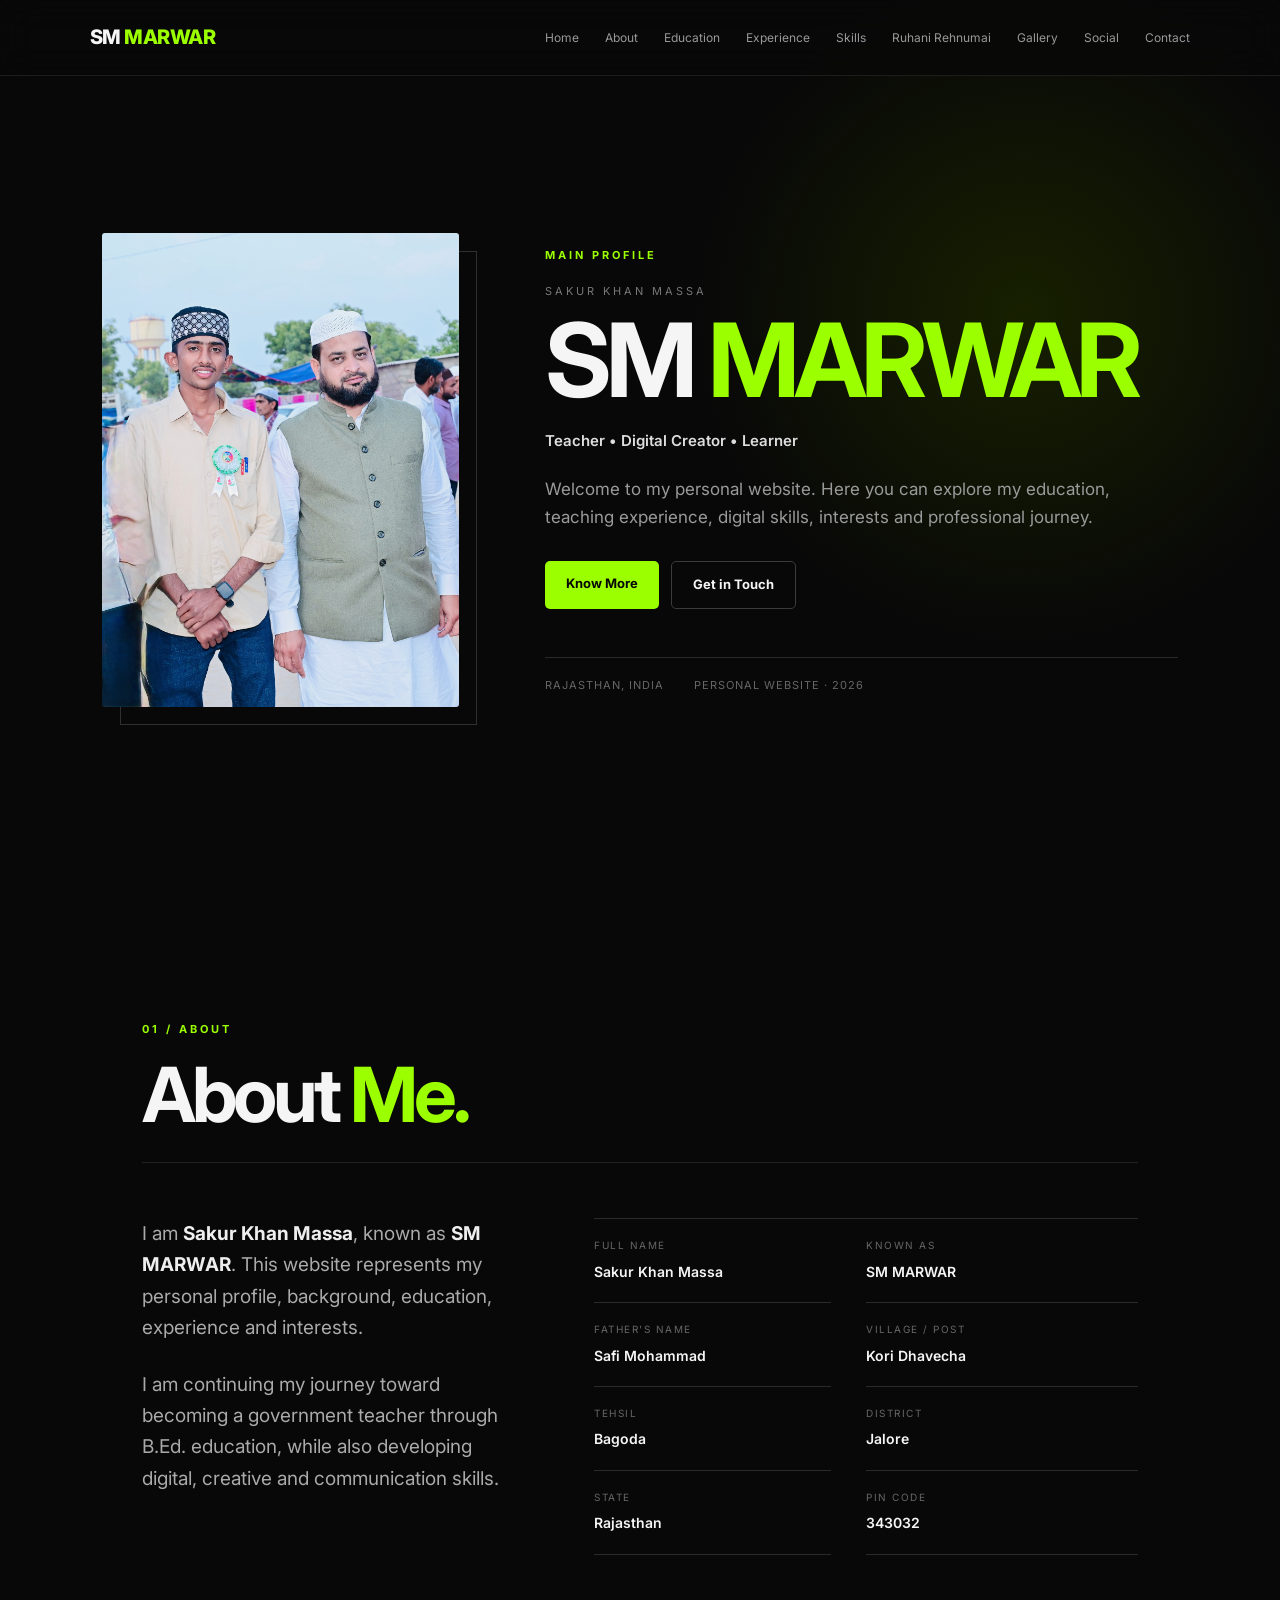
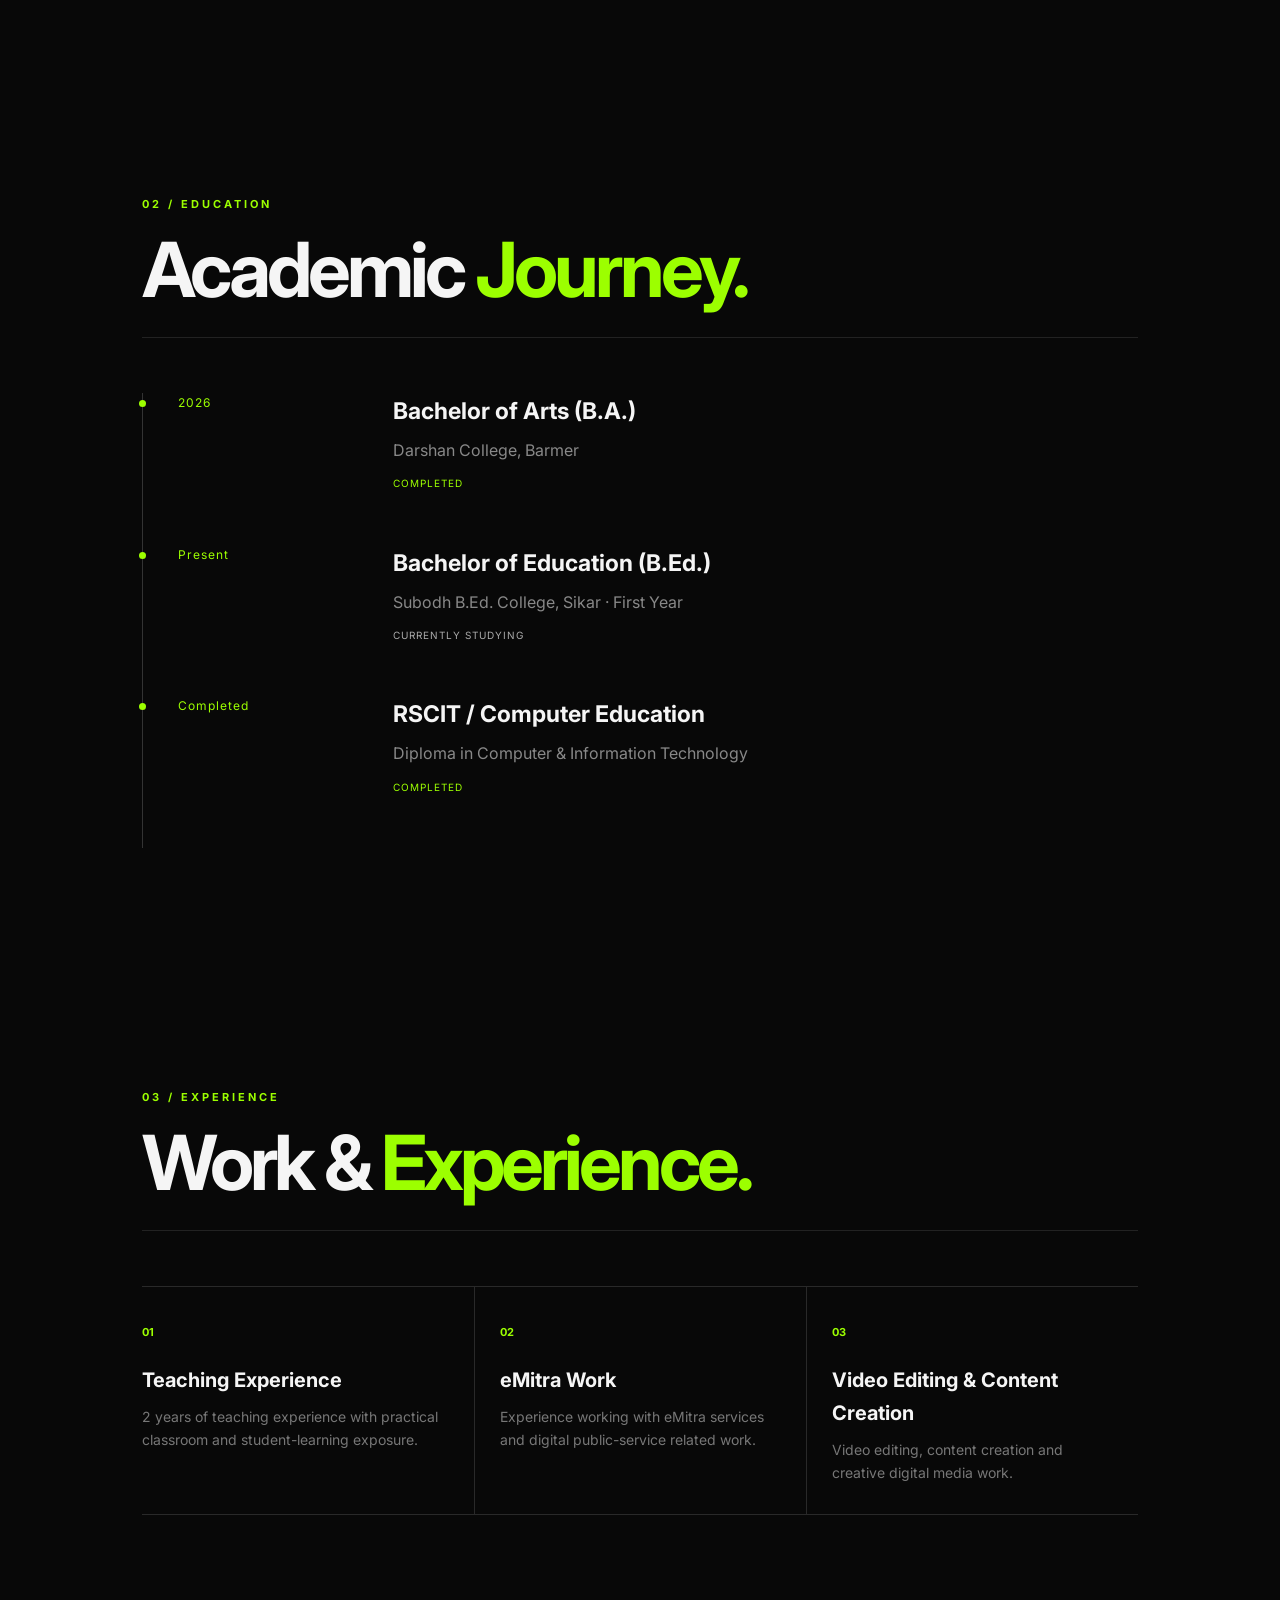
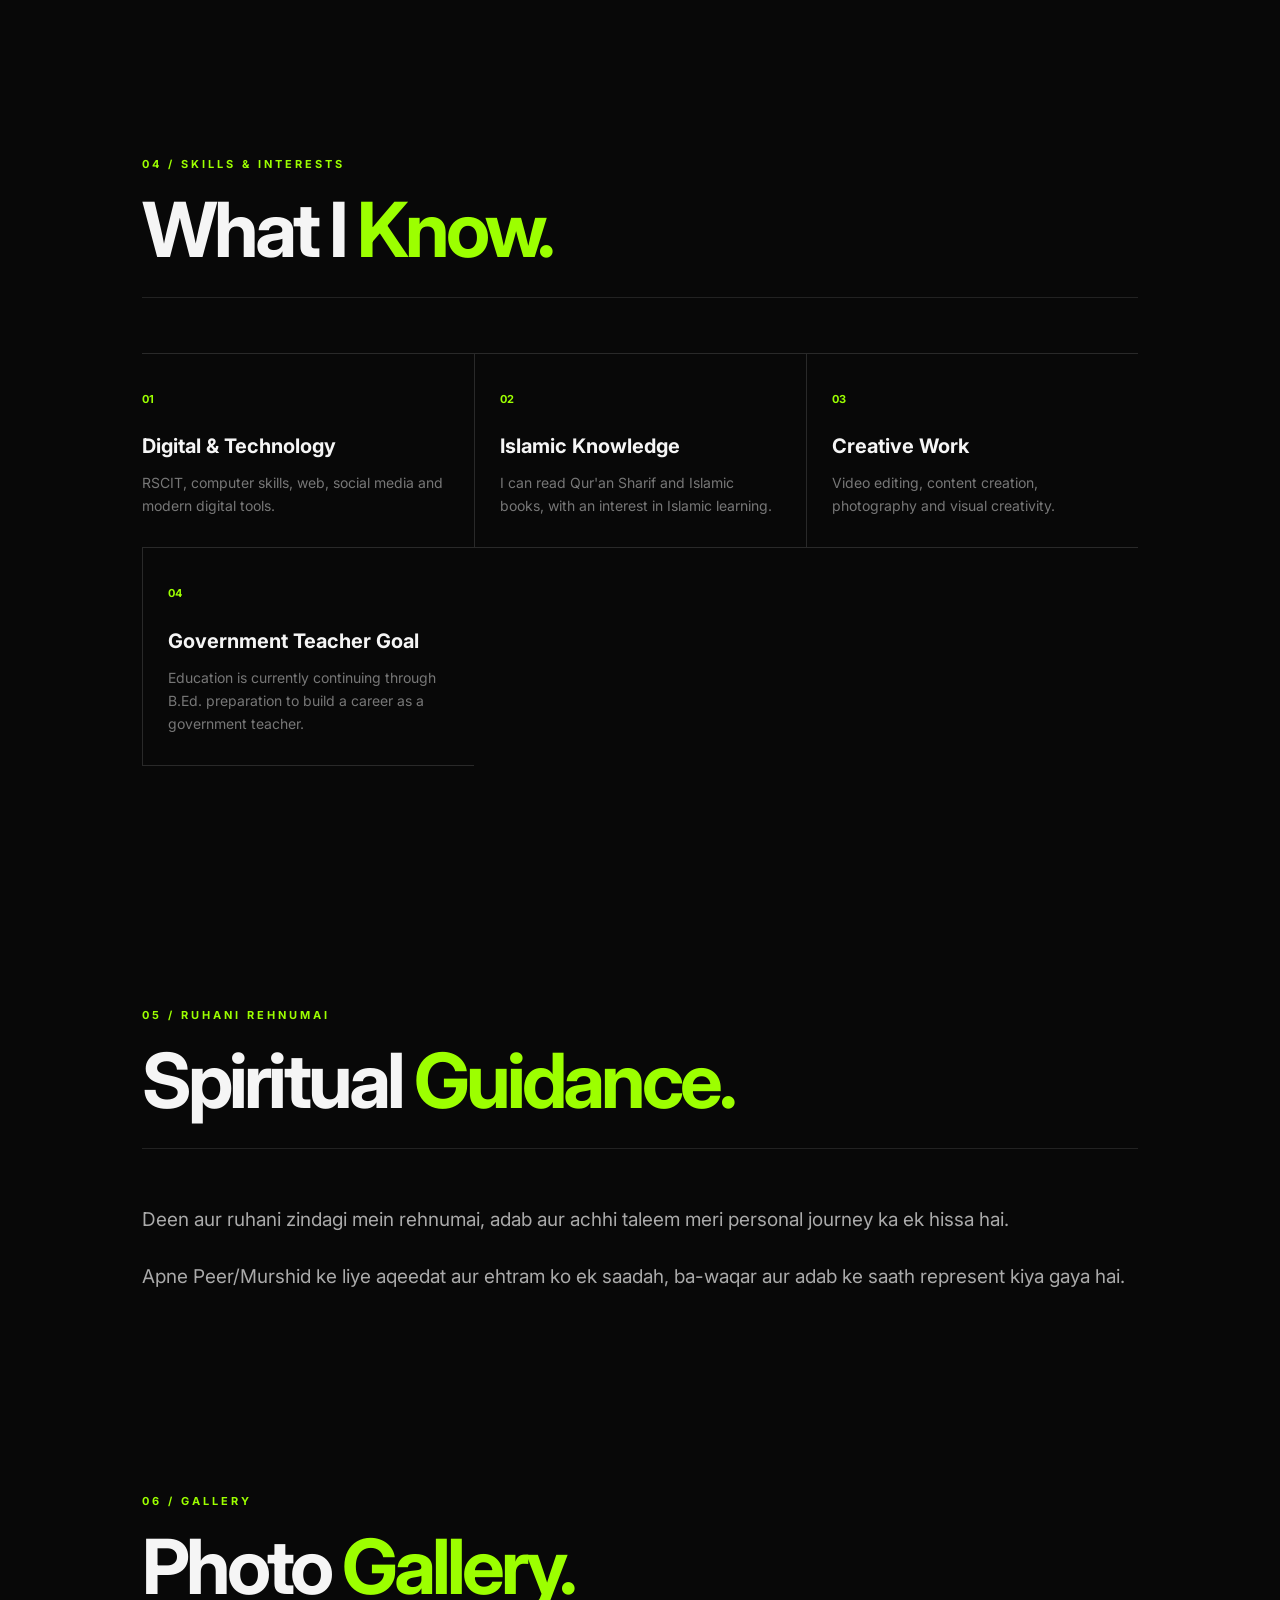
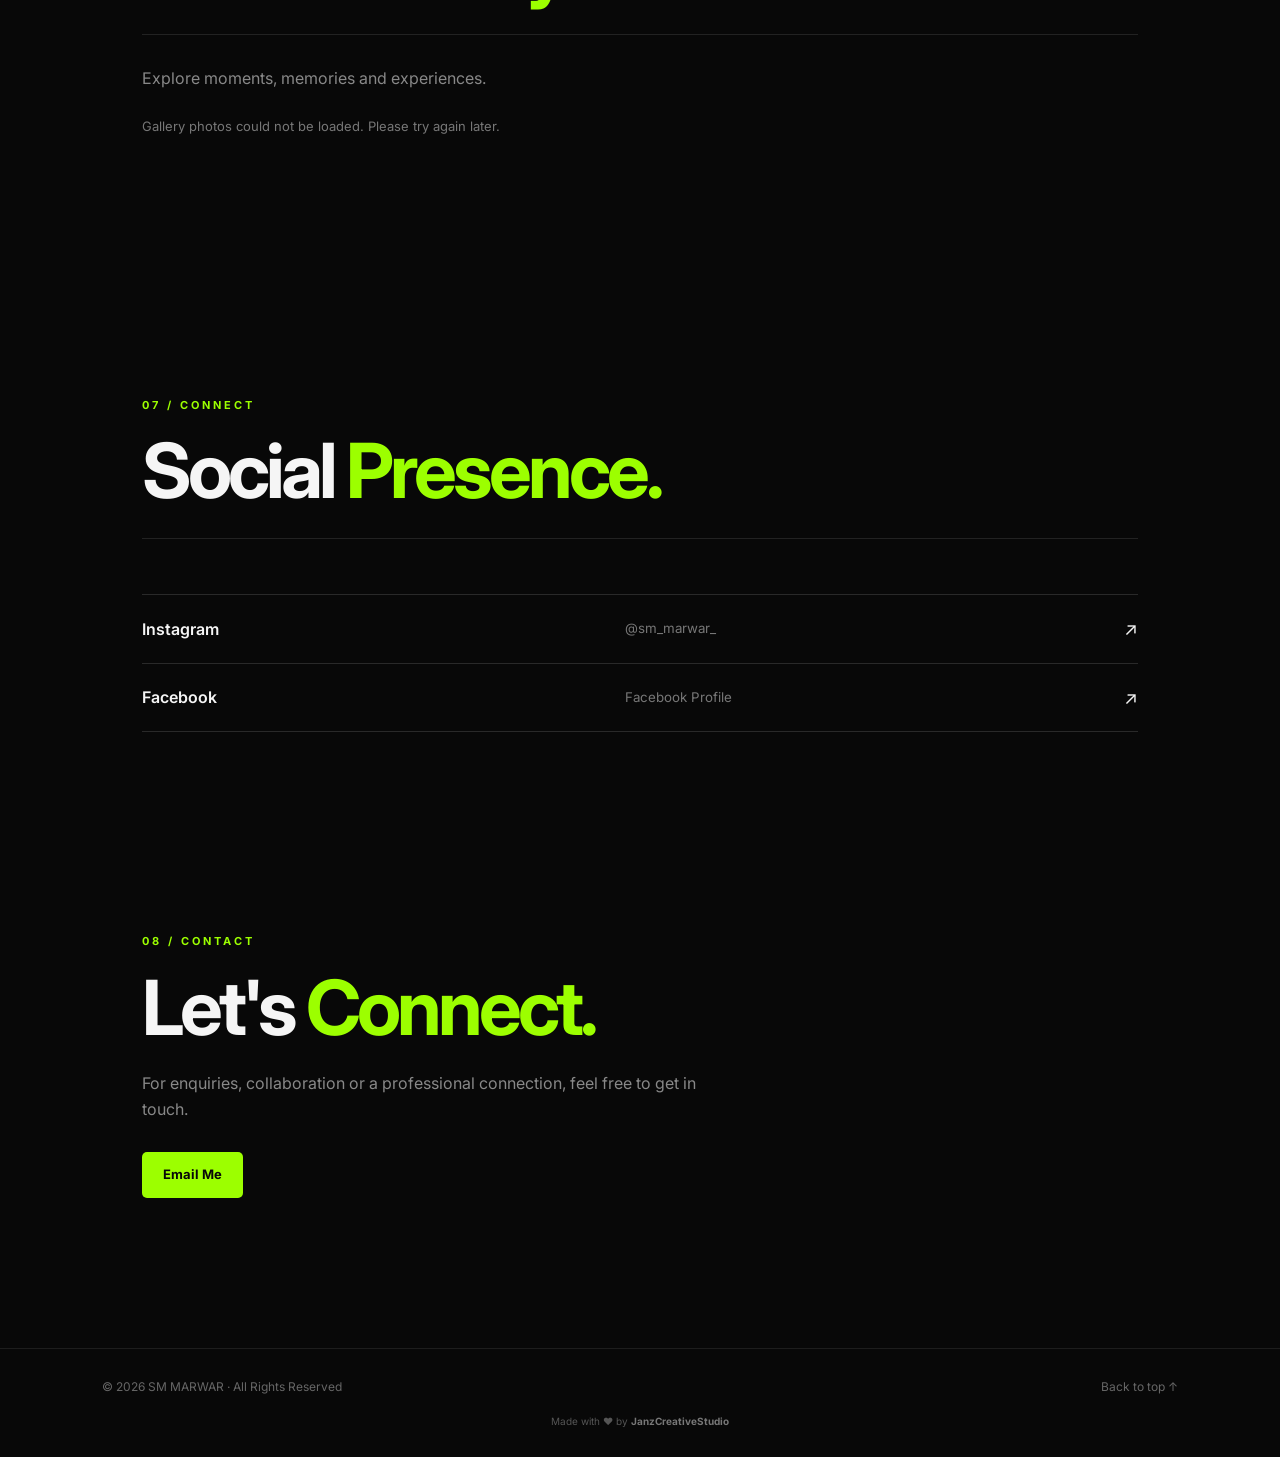
<file: index.html>
<!doctype html>
<html lang="en">
<head><meta charset="UTF-8"><meta name="viewport" content="width=device-width,initial-scale=1.0"><meta name="description" content="SM MARWAR — Sakur Khan Massa personal profile"><title>SM MARWAR | Sakur Khan Massa</title><link rel="preconnect" href="https://fonts.googleapis.com"><link rel="preconnect" href="https://fonts.gstatic.com" crossorigin><link href="https://fonts.googleapis.com/css2?family=Inter:wght@400;500;600;700;800&display=swap" rel="stylesheet"><link rel="stylesheet" href="style.css"></head>
<body>
<header class="nav"><a class="logo" href="#home">SM <span>MARWAR</span></a><button class="menu-btn" aria-label="Open menu" aria-expanded="false"><i></i><i></i><i></i></button><nav id="menu"><a href="#home">Home</a><a href="#about">About</a><a href="#education">Education</a><a href="#experience">Experience</a><a href="#skills">Skills</a><a href="#spiritual">Ruhani Rehnumai</a><a href="#gallery">Gallery</a><a href="#social">Social</a><a href="#contact">Contact</a></nav></header>
<main>
<section id="home" class="profile-hero"><div class="profile-photo-wrap"><img src="IMG_8051.JPG.jpeg" alt="SM MARWAR portrait" class="profile-photo"></div><div class="profile-copy"><p class="eyebrow">MAIN PROFILE</p><p class="profile-kicker">SAKUR KHAN MASSA</p><h1>SM <span>MARWAR</span></h1><p class="profile-role">Teacher • Digital Creator • Learner</p><p class="intro">Welcome to my personal website. Here you can explore my education, teaching experience, digital skills, interests and professional journey.</p><div class="actions"><a class="btn primary" href="#about">Know More</a><a class="btn ghost" href="#contact">Get in Touch</a></div><div class="profile-line"><span>Rajasthan, India</span><span>Personal Website · 2026</span></div></div></section>
<section id="about" class="section about"><div class="section-head"><p class="eyebrow">01 / ABOUT</p><h2>About <span>Me.</span></h2></div><div class="about-layout"><div class="about-text"><p>I am <strong>Sakur Khan Massa</strong>, known as <strong>SM MARWAR</strong>. This website represents my personal profile, background, education, experience and interests.</p><p>I am continuing my journey toward becoming a government teacher through B.Ed. education, while also developing digital, creative and communication skills.</p></div><div class="details"><div><span>Full Name</span><strong>Sakur Khan Massa</strong></div><div><span>Known As</span><strong>SM MARWAR</strong></div><div><span>Father's Name</span><strong>Safi Mohammad</strong></div><div><span>Village / Post</span><strong>Kori Dhavecha</strong></div><div><span>Tehsil</span><strong>Bagoda</strong></div><div><span>District</span><strong>Jalore</strong></div><div><span>State</span><strong>Rajasthan</strong></div><div><span>PIN Code</span><strong>343032</strong></div></div></div></section>
<section id="education" class="section education"><div class="section-head"><p class="eyebrow">02 / EDUCATION</p><h2>Academic <span>Journey.</span></h2></div><div class="education-list"><article><div class="year">2026</div><div><h3>Bachelor of Arts (B.A.)</h3><p>Darshan College, Barmer</p><span class="status done">Completed</span></div></article><article><div class="year">Present</div><div><h3>Bachelor of Education (B.Ed.)</h3><p>Subodh B.Ed. College, Sikar · First Year</p><span class="status current">Currently Studying</span></div></article><article><div class="year">Completed</div><div><h3>RSCIT / Computer Education</h3><p>Diploma in Computer &amp; Information Technology</p><span class="status done">Completed</span></div></article></div></section>
<section id="experience" class="section"><div class="section-head"><p class="eyebrow">03 / EXPERIENCE</p><h2>Work &amp; <span>Experience.</span></h2></div><div class="simple-grid"><div><b>01</b><h3>Teaching Experience</h3><p>2 years of teaching experience with practical classroom and student-learning exposure.</p></div><div><b>02</b><h3>eMitra Work</h3><p>Experience working with eMitra services and digital public-service related work.</p></div><div><b>03</b><h3>Video Editing &amp; Content Creation</h3><p>Video editing, content creation and creative digital media work.</p></div></div></section>
<section id="skills" class="section"><div class="section-head"><p class="eyebrow">04 / SKILLS &amp; INTERESTS</p><h2>What I <span>Know.</span></h2></div><div class="simple-grid"><div><b>01</b><h3>Digital &amp; Technology</h3><p>RSCIT, computer skills, web, social media and modern digital tools.</p></div><div><b>02</b><h3>Islamic Knowledge</h3><p>I can read Qur'an Sharif and Islamic books, with an interest in Islamic learning.</p></div><div><b>03</b><h3>Creative Work</h3><p>Video editing, content creation, photography and visual creativity.</p></div><div><b>04</b><h3>Government Teacher Goal</h3><p>Education is currently continuing through B.Ed. preparation to build a career as a government teacher.</p></div></div></section>
<section id="spiritual" class="section"><div class="section-head"><p class="eyebrow">05 / RUHANI REHNUMAI</p><h2>Spiritual <span>Guidance.</span></h2></div><div class="about-text"><p>Deen aur ruhani zindagi mein rehnumai, adab aur achhi taleem meri personal journey ka ek hissa hai.</p><p>Apne Peer/Murshid ke liye aqeedat aur ehtram ko ek saadah, ba-waqar aur adab ke saath represent kiya gaya hai.</p></div></section>
<section id="gallery" class="section gallery-section">
<div class="section-head"><p class="eyebrow">06 / GALLERY</p><h2>Photo <span>Gallery.</span></h2></div>
<p class="gallery-intro">Explore moments, memories and experiences.</p>
<p id="gallery-status" class="gallery-status" role="status">Loading photos…</p>
<div id="gallery-grid" class="gallery-grid" aria-live="polite"></div>
</section>
<div id="image-viewer" class="image-viewer" aria-hidden="true">
<button class="viewer-close" type="button" aria-label="Close image">×</button>
<img id="viewer-image" alt="Selected gallery photo">
</div>
<section id="social" class="section social-section"><div class="section-head"><p class="eyebrow">07 / CONNECT</p><h2>Social <span>Presence.</span></h2></div><div class="social-list"><a href="https://www.instagram.com/sm_marwar_/?xtok=ZDFnd2xrZTRsdDMw" target="_blank" rel="noopener noreferrer"><span>Instagram</span><small>@sm_marwar_</small><b>↗</b></a><a href="https://facebook.com/share/19irETdjfN" target="_blank" rel="noopener noreferrer"><span>Facebook</span><small>Facebook Profile</small><b>↗</b></a></div></section>
<section id="contact" class="section contact"><p class="eyebrow">08 / CONTACT</p><h2>Let's <span>Connect.</span></h2><p>For enquiries, collaboration or a professional connection, feel free to get in touch.</p><div class="actions"><a class="btn primary" href="mailto:shkurshindi@gmail.com">Email Me</a></div></section>
</main><footer><span>© 2026 SM MARWAR · All Rights Reserved</span><a href="#home">Back to top ↑</a><small>Made with ❤️ by <strong>JanzCreativeStudio</strong></small></footer><script src="script.js"></script>
<script>
document.querySelectorAll('.profile-photo-wrap img').forEach(function(img){
  const base = img.getAttribute('src').split('.').slice(0, -1).join('.');
  const extensions = ['png','jpg','jpeg','webp','gif','JPG','JPEG'];
  let attempt = 0;
  img.onerror = function(){
    if (attempt < extensions.length) {
      img.src = base + '.' + extensions[attempt++];
    } else {
      img.style.display = 'none';
      img.parentElement.classList.add('empty');
    }
  };
});
</script><script>
(() => {
 const owner="smmarwar",repo="smmarwar",folder="gallery/photos";
 const grid=document.getElementById("gallery-grid"),status=document.getElementById("gallery-status");
 const viewer=document.getElementById("image-viewer"),viewerImage=document.getElementById("viewer-image");
 const close=()=>{viewer.classList.remove("open");viewer.setAttribute("aria-hidden","true");viewerImage.src="";document.body.classList.remove("viewer-open");};
 document.querySelector(".viewer-close").addEventListener("click",close);
 viewer.addEventListener("click",e=>{if(e.target===viewer)close();});
 document.addEventListener("keydown",e=>{if(e.key==="Escape")close();});
 fetch(`https://api.github.com/repos/${owner}/${repo}/contents/${folder}`,{headers:{Accept:"application/vnd.github+json"}})
 .then(r=>{if(!r.ok)throw new Error("Gallery folder not available");return r.json();})
 .then(files=>{
  const photos=files.filter(f=>f.type==="file"&&/\.(jpe?g|png|webp|gif|avif)$/i.test(f.name)).sort((a,b)=>a.name.localeCompare(b.name,undefined,{numeric:true}));
  status.textContent=photos.length?photos.length+" photos":"Photos will appear here after you upload them.";
  photos.forEach(file=>{
   const figure=document.createElement("figure");figure.className="gallery-item";
   const img=document.createElement("img");img.src=file.download_url;img.alt="SM MARWAR gallery photo";img.loading="lazy";img.decoding="async";
   img.addEventListener("click",()=>{viewerImage.src=img.src;viewer.classList.add("open");viewer.setAttribute("aria-hidden","false");document.body.classList.add("viewer-open");});
   figure.append(img);grid.append(figure);
  });
 })
 .catch(()=>{status.textContent="Gallery photos could not be loaded. Please try again later.";});
})();
</script></body></html>
</file>
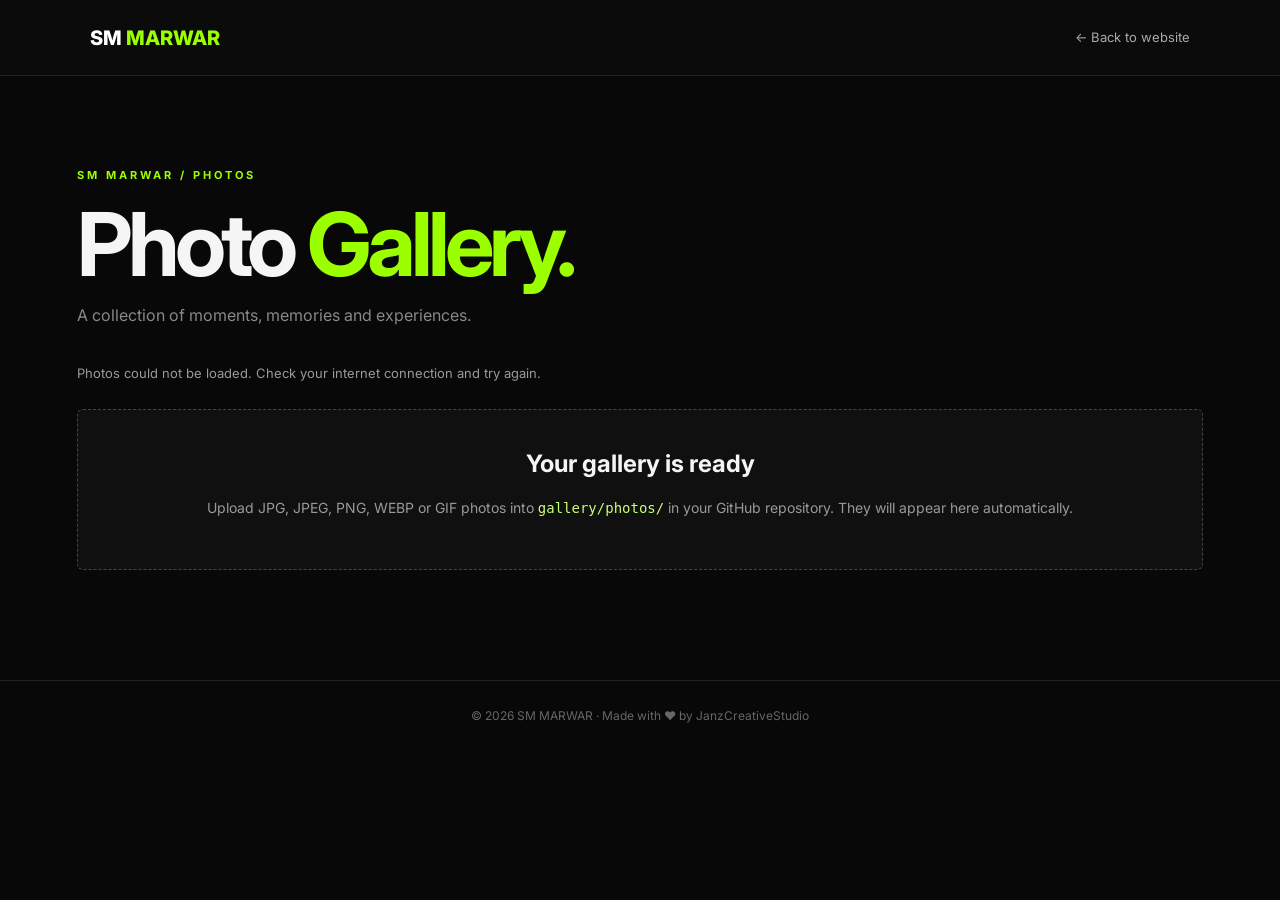
<file: gallery.html>
<!doctype html>
<html lang="en">
<head>
<meta charset="UTF-8">
<meta name="viewport" content="width=device-width, initial-scale=1">
<meta name="description" content="SM MARWAR photo gallery">
<title>Photo Gallery | SM MARWAR</title>
<link rel="preconnect" href="https://fonts.googleapis.com">
<link href="https://fonts.googleapis.com/css2?family=Inter:wght@400;500;600;700;800&display=swap" rel="stylesheet">
<style>
*{box-sizing:border-box}html{background:#080808;color:#f5f5f5}body{margin:0;font-family:Inter,system-ui,sans-serif;line-height:1.6}.topbar{height:76px;padding:0 7%;display:flex;align-items:center;justify-content:space-between;border-bottom:1px solid #222;background:#0b0b0b}.brand{font-weight:800;font-size:20px;color:#fff;text-decoration:none}.brand span,h1 span{color:#9cff00}.back{color:#aaa;text-decoration:none;font-size:13px}.back:hover{color:#9cff00}.wrap{max-width:1320px;margin:auto;padding:80px 6% 110px}.eyebrow{font-size:11px;letter-spacing:3px;color:#9cff00;font-weight:700}h1{font-size:clamp(48px,8vw,88px);line-height:1;margin:15px 0;letter-spacing:-5px}.intro{color:#888;margin:0 0 35px}.status{font-size:13px;color:#999;margin:25px 0}.gallery{columns:3 260px;column-gap:16px}.photo{break-inside:avoid;margin:0 0 16px;background:#111;border:1px solid #242424;border-radius:5px;overflow:hidden}.photo img{display:block;width:100%;height:auto;object-fit:contain;transition:transform .35s ease}.photo:hover img{transform:scale(1.015)}.photo figcaption{padding:9px 12px;color:#777;font-size:11px;overflow-wrap:anywhere}.empty{padding:35px 24px;border:1px dashed #444;text-align:center;background:#101010;border-radius:6px}.empty h2{margin:0 0 8px}.empty p{color:#999;font-size:14px}.empty code{color:#c7ff77}footer{text-align:center;border-top:1px solid #222;padding:25px;color:#666;font-size:12px}@media(max-width:600px){.topbar{padding:0 5%}.wrap{padding:60px 5% 80px}h1{letter-spacing:-3px}.gallery{columns:2 145px;column-gap:10px}.photo{margin-bottom:10px}}
</style>
</head>
<body>
<header class="topbar"><a class="brand" href="index.html">SM <span>MARWAR</span></a><a class="back" href="index.html">← Back to website</a></header>
<main class="wrap">
<p class="eyebrow">SM MARWAR / PHOTOS</p><h1>Photo <span>Gallery.</span></h1>
<p class="intro">A collection of moments, memories and experiences.</p>
<p id="status" class="status" role="status">Loading photos…</p>
<div id="gallery" class="gallery" aria-live="polite"></div>
<div id="empty" class="empty" hidden><h2>Your gallery is ready</h2><p>Upload JPG, JPEG, PNG, WEBP or GIF photos into <code>gallery/photos/</code> in your GitHub repository. They will appear here automatically.</p></div>
</main>
<footer>© 2026 SM MARWAR · Made with ❤️ by JanzCreativeStudio</footer>
<script>
(() => {
 const owner="smmarwar", repo="smmarwar", folder="gallery/photos";
 const gallery=document.getElementById("gallery"), status=document.getElementById("status"), empty=document.getElementById("empty");
 const allowed=/\.(jpe?g|png|webp|gif|avif)$/i;
 fetch(`https://api.github.com/repos/${owner}/${repo}/contents/${folder}`,{headers:{Accept:"application/vnd.github+json"}})
 .then(response=>{if(!response.ok)throw new Error("Could not read photo folder");return response.json()})
 .then(files=>{
  const photos=files.filter(file=>file.type==="file"&&allowed.test(file.name)).sort((a,b)=>a.name.localeCompare(b.name,undefined,{numeric:true}));
  status.textContent=photos.length?photos.length+" photo(s)":"";
  empty.hidden=photos.length>0;
  photos.forEach(file=>{
   const figure=document.createElement("figure");figure.className="photo";
   const img=document.createElement("img");img.src=file.download_url;img.alt=file.name.replace(/\.[^.]+$/,"").replace(/[-_]/g," ");img.loading="lazy";img.decoding="async";
   const caption=document.createElement("figcaption");caption.textContent=img.alt;
   figure.append(img,caption);gallery.append(figure);
  });
 })
 .catch(()=>{status.textContent="Photos could not be loaded. Check your internet connection and try again.";empty.hidden=false;});
})();
</script>
</body>
</html>
</file>
<file: style.css>
*{box-sizing:border-box;margin:0;padding:0}html{scroll-behavior:smooth}body{font-family:Inter,system-ui,sans-serif;background:#080808;color:#f5f5f5;line-height:1.65}a{color:inherit;text-decoration:none}img{display:block;max-width:100%}.nav{position:fixed;z-index:20;top:0;left:0;right:0;height:76px;padding:0 7%;display:flex;align-items:center;justify-content:space-between;background:rgba(8,8,8,.88);backdrop-filter:blur(18px);border-bottom:1px solid #1d1d1d}.logo{font-size:20px;font-weight:800;letter-spacing:-.5px}.logo span,h1 span,h2 span{color:#9cff00}.nav nav{display:flex;gap:26px;font-size:12px;color:#999}.nav nav a{transition:.2s}.nav nav a:hover{color:#9cff00}.menu-btn{display:none;background:none;border:0;width:42px;padding:8px;cursor:pointer}.menu-btn i{display:block;height:2px;background:#fff;margin:5px 0}.profile-hero{min-height:100vh;padding:130px 8% 90px;display:grid;grid-template-columns:minmax(300px,.72fr) 1.28fr;align-items:center;gap:8%;background:radial-gradient(circle at 80% 35%,#172000 0,transparent 28%)}.profile-photo-wrap{width:min(430px,100%);justify-self:center;position:relative}.profile-photo-wrap:after{content:"";position:absolute;inset:18px -18px -18px 18px;border:1px solid #303030;z-index:-1}.profile-photo{width:100%;aspect-ratio:3/4;object-fit:cover;object-position:center 20%;filter:saturate(.92);border-radius:3px}.profile-copy{max-width:720px}.eyebrow{font-size:11px;letter-spacing:3px;color:#9cff00;font-weight:700;margin-bottom:18px}.profile-kicker{font-size:11px;letter-spacing:3px;color:#777;margin-bottom:14px}.profile-hero h1{font-size:clamp(58px,8vw,112px);line-height:.9;letter-spacing:-6px}.profile-role{margin-top:22px;color:#ddd;font-size:15px;font-weight:600}.intro{max-width:650px;margin:22px 0 30px;color:#9a9a9a;font-size:17px}.intro strong{color:#ddd}.actions{display:flex;gap:12px;flex-wrap:wrap}.btn{padding:12px 21px;border-radius:5px;font-size:13px;font-weight:700}.primary{background:#9cff00;color:#080808}.ghost{border:1px solid #3b3b3b}.ghost:hover{border-color:#9cff00;color:#9cff00}.profile-line{display:flex;gap:30px;margin-top:48px;padding-top:18px;border-top:1px solid #292929;color:#666;font-size:11px;letter-spacing:1px;text-transform:uppercase}.section{max-width:1200px;margin:auto;padding:120px 8%}.section-head{border-bottom:1px solid #222;padding-bottom:30px;margin-bottom:55px}.section h2{font-size:clamp(42px,6vw,76px);line-height:1;letter-spacing:-4px}.about-layout{display:grid;grid-template-columns:.8fr 1.2fr;gap:90px}.about-text{font-size:19px;color:#aaa}.about-text p+p{margin-top:25px}.about-text strong{color:#eee}.details{display:grid;grid-template-columns:1fr 1fr;border-top:1px solid #2a2a2a}.details div{padding:18px 0;border-bottom:1px solid #2a2a2a}.details div:nth-child(odd){margin-right:35px}.details span{display:block;text-transform:uppercase;font-size:10px;letter-spacing:1.5px;color:#666;margin-bottom:4px}.details strong{font-size:14px;font-weight:600}.education-list{border-left:1px solid #333}.education-list article{display:grid;grid-template-columns:180px 1fr;gap:35px;padding:0 0 50px 35px;position:relative}.education-list article:before{content:"";position:absolute;left:-4px;top:7px;width:7px;height:7px;background:#9cff00;border-radius:50%}.year{font-size:12px;color:#9cff00;letter-spacing:1px}.education-list h3{font-size:23px;margin-bottom:6px}.education-list p{color:#888}.status{display:inline-block;margin-top:12px;font-size:10px;text-transform:uppercase;letter-spacing:1px}.done{color:#9cff00}.current{color:#aaa}.simple-grid{display:grid;grid-template-columns:repeat(3,1fr);border-top:1px solid #292929}.simple-grid>div{padding:30px 25px 30px 0;border-bottom:1px solid #292929}.simple-grid>div+div{padding-left:25px;border-left:1px solid #292929}.simple-grid b{font-size:11px;color:#9cff00}.simple-grid h3{font-size:20px;margin:20px 0 8px}.simple-grid p{color:#777;font-size:14px}.gallery-section{padding-top:80px}.gallery-grid{display:grid;grid-template-columns:repeat(3,1fr);grid-auto-rows:240px;grid-auto-flow:dense;gap:14px}.gallery-item{overflow:hidden;background:#111;border:1px solid #1e1e1e;margin:0}.gallery-item img{width:100%;height:100%;object-fit:cover;transition:transform .5s ease,filter .5s ease;filter:saturate(.9)}.gallery-item:hover img{transform:scale(1.035);filter:saturate(1.05)}.gallery-item.tall{grid-row:span 2}.social-list{border-top:1px solid #292929}.social-list a{display:grid;grid-template-columns:1fr 1fr 30px;align-items:center;padding:19px 0;border-bottom:1px solid #292929;transition:.2s}.social-list a:hover{padding-left:10px;color:#9cff00}.social-list span{font-weight:600}.social-list small{color:#777}.social-list b{font-size:18px;font-weight:400;text-align:right}.contact{padding-top:80px;padding-bottom:150px}.contact h2{margin-bottom:25px}.contact>p:not(.eyebrow){color:#888;max-width:560px}.contact .btn{margin-top:30px}footer{border-top:1px solid #1d1d1d;padding:28px 8%;display:flex;justify-content:space-between;align-items:center;gap:16px;flex-wrap:wrap;color:#666;font-size:12px}footer a:hover{color:#9cff00}footer small{width:100%;text-align:center;color:#555}footer small strong{color:#777}@media(max-width:950px){.nav nav{gap:18px}.profile-hero{grid-template-columns:1fr;padding:130px 7% 90px}.profile-photo-wrap{width:min(360px,82vw)}.profile-copy{text-align:center;margin:auto}.profile-copy .actions{justify-content:center}.profile-line{justify-content:center}.gallery-grid{grid-template-columns:repeat(2,1fr)}}@media(max-width:850px){.menu-btn{display:block}.nav nav{position:absolute;top:76px;left:5%;right:5%;display:flex;flex-direction:column;gap:0;background:#101010;border:1px solid #292929;padding:8px;opacity:0;pointer-events:none;transform:translateY(-8px);transition:.2s}.nav nav.open{opacity:1;pointer-events:auto;transform:translateY(0)}.nav nav a{padding:12px}.section{padding:90px 7%}.about-layout{grid-template-columns:1fr;gap:55px}.simple-grid{grid-template-columns:1fr}.simple-grid>div+div{padding-left:0;border-left:0}.education-list article{grid-template-columns:120px 1fr}}@media(max-width:520px){.profile-hero h1{font-size:60px;letter-spacing:-4px}.profile-line{flex-direction:column;gap:6px}.details{grid-template-columns:1fr}.details div:nth-child(odd){margin-right:0}.education-list article{grid-template-columns:1fr;gap:5px;padding-left:25px}.section h2{letter-spacing:-2px}.gallery-grid{grid-template-columns:1fr;grid-auto-rows:300px}.gallery-item.tall{grid-row:span 1}footer{flex-direction:column;text-align:center}footer small{width:auto}}
/* Image upload placeholders */
.profile-photo-wrap.empty{aspect-ratio:3/4;background:#111;border:1px dashed #555;display:grid;place-items:center}
.profile-photo-wrap.empty:before{content:"Upload image.png";color:#888;font-size:13px;letter-spacing:1px}
.gallery-item.empty{display:grid;place-items:center;min-height:220px;background:#101010;border:1px dashed #444}
.gallery-item.empty:before{content:"Add your gallery photo";color:#777;font-size:12px;letter-spacing:1px}

/* Gallery: original photo proportions, no hover zoom, no filenames */
.gallery-section{max-width:1200px}
.gallery-intro{color:#888;margin:-25px 0 25px}
.gallery-status{color:#777;font-size:13px;margin:18px 0}
.gallery-grid{display:block;columns:3 250px;column-gap:14px}
.gallery-item{display:block;break-inside:avoid;margin:0 0 14px;overflow:hidden;background:#111;border:1px solid #242424;border-radius:3px;cursor:zoom-in}
.gallery-item img{display:block;width:100%;height:auto;max-height:none;object-fit:contain;transition:none;filter:none}
.gallery-item:hover img{transform:none;filter:none}
.image-viewer{position:fixed;inset:0;z-index:1000;background:rgba(0,0,0,.94);display:none;align-items:center;justify-content:center;padding:55px 24px 24px}
.image-viewer.open{display:flex}
.image-viewer img{max-width: min(94vw,1400px);max-height:88vh;width:auto;height:auto;object-fit:contain;box-shadow:0 10px 50px rgba(0,0,0,.5);cursor:default}
.viewer-close{position:absolute;top:15px;right:24px;border:0;background:transparent;color:#fff;font-size:42px;line-height:1;cursor:pointer}
body.viewer-open{overflow:hidden}
@media(max-width:700px){.gallery-grid{columns:2 140px;column-gap:9px}.gallery-item{margin-bottom:9px}.image-viewer{padding:55px 10px 15px}}
</file>
